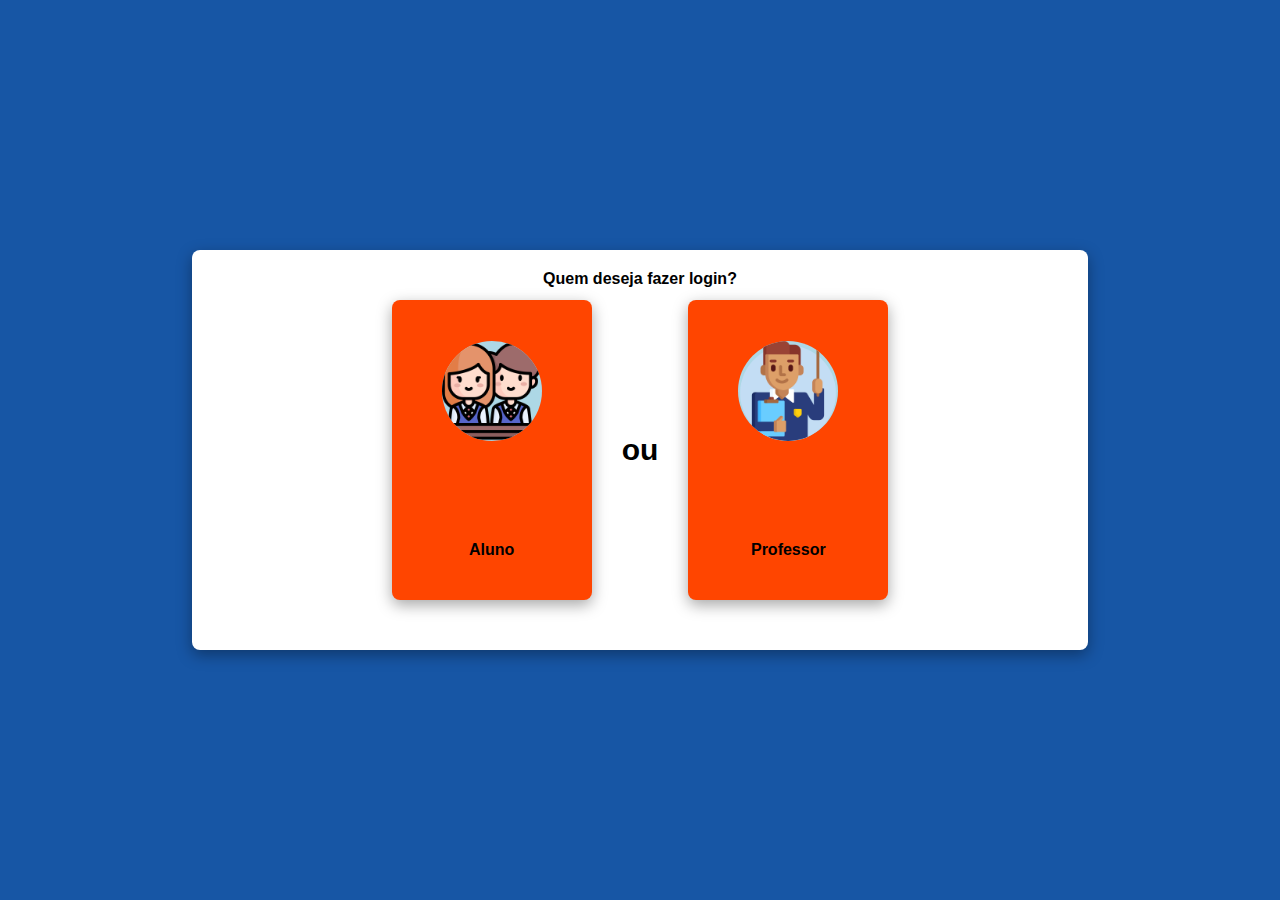
<file: login/alunoOrTeach.html>
<!DOCTYPE html>
<html lang="pt-br">
<head>
    <meta charset="UTF-8">
    <meta name="viewport" content="width=device-width, initial-scale=1.0">
    <title>Document</title>

    <link rel="stylesheet" href="../css/alunoOrTeach.css">
</head>
<body>
    
    <main>

        <h1>Quem deseja fazer login?</h1>

        <button><a href="./login.html"><img src="../img/alunos.png" alt="Aluno"><span>Aluno</span></a></button>

        <p>ou</p>

        <button><a href="./login.html"><img src="../img/professor.png" alt="Professor"><span>Professor</span></a></button>

    </main>

</body>
</html>
</file>
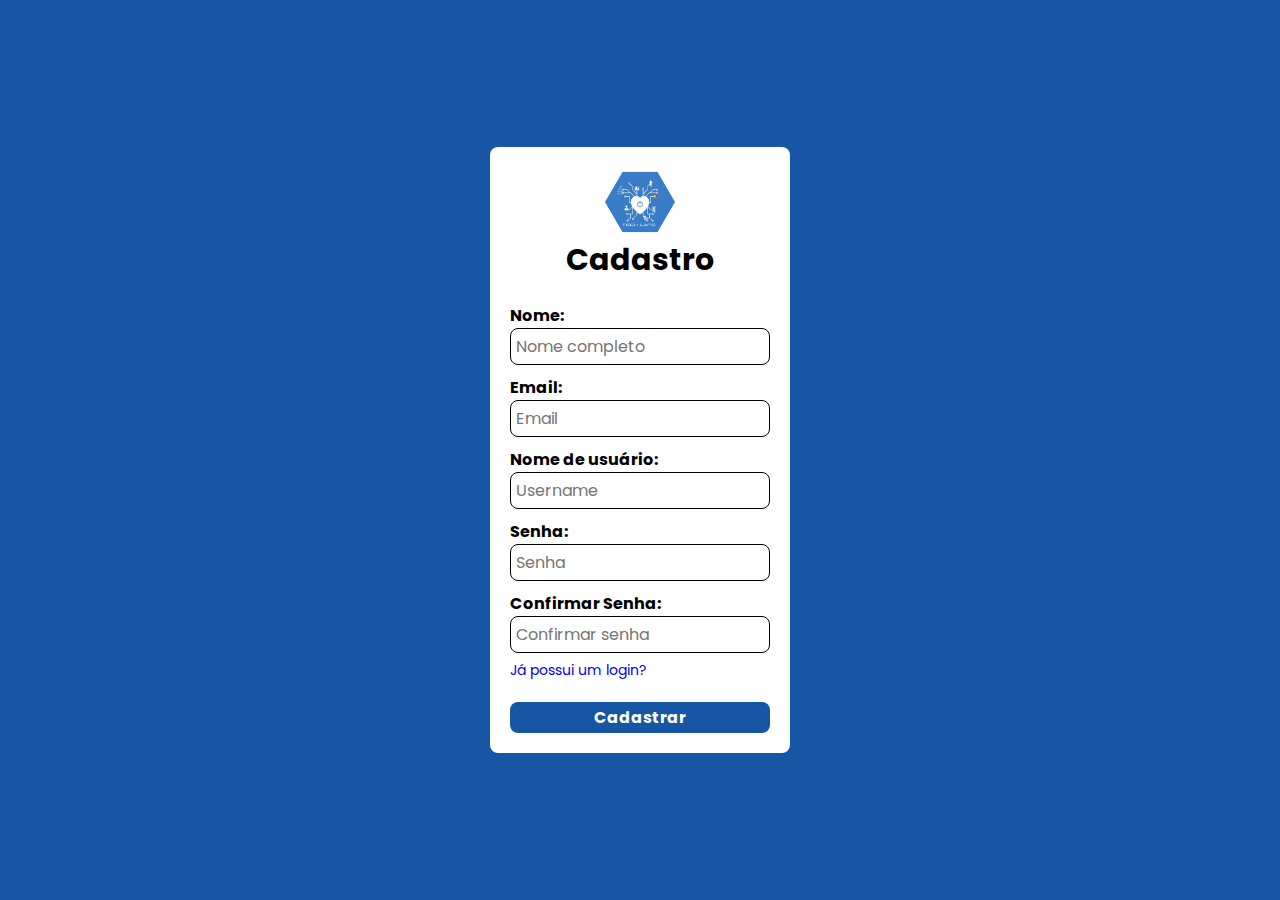
<file: login/cadastro.html>
<!DOCTYPE html>
<html lang="pt-br">
<head>

    <link rel="preconnect" href="https://fonts.googleapis.com">
    <link rel="preconnect" href="https://fonts.gstatic.com" crossorigin>
    <link href="https://fonts.googleapis.com/css2?family=Poppins:wght@400;600;700&display=swap" rel="stylesheet">


    <meta charset="UTF-8">
    <meta name="viewport" content="width=device-width, initial-scale=1.0">
    <title>CogniLearn | Cadastro</title>

    <link rel="stylesheet" href="../css/cadastro.css">
</head>
<body>
    <div class="login">

        <img src="../img/logo-site.jpg" alt="Tech life">

        <h1>Cadastro</h1>

        <form action="">
            <div class="input-wrapper">
                <label for="Nome">Nome:</label>
                <input id="login" type="text" placeholder="Nome completo" required>
            </div>

            <div class="input-wrapper">
                <label for="email">Email:</label>
                <input id="email" type="email" placeholder="Email" required>
            </div>

            <div class="input-wrapper">
                <label for="username">Nome de usuário:</label>
                <input id="username" type="text" placeholder="Username" required>
            </div>

            <div class="input-wrapper">
                <label for="senha">Senha:</label>
                <input id="senha" type="text" placeholder="Senha" required>
            </div>


            <div class="input-wrapper">
                <label for="confirmar-senha">Confirmar Senha:</label>
                <input id="confirmar-senha" type="text" placeholder="Confirmar senha" required>
            </div>
            
            <div class="cadastro">
                <a href="./login.html">Já possui um login?</a>
            </div>


            <button>Cadastrar</button>
        </form>

    </div>
</body>
</html>
</file>
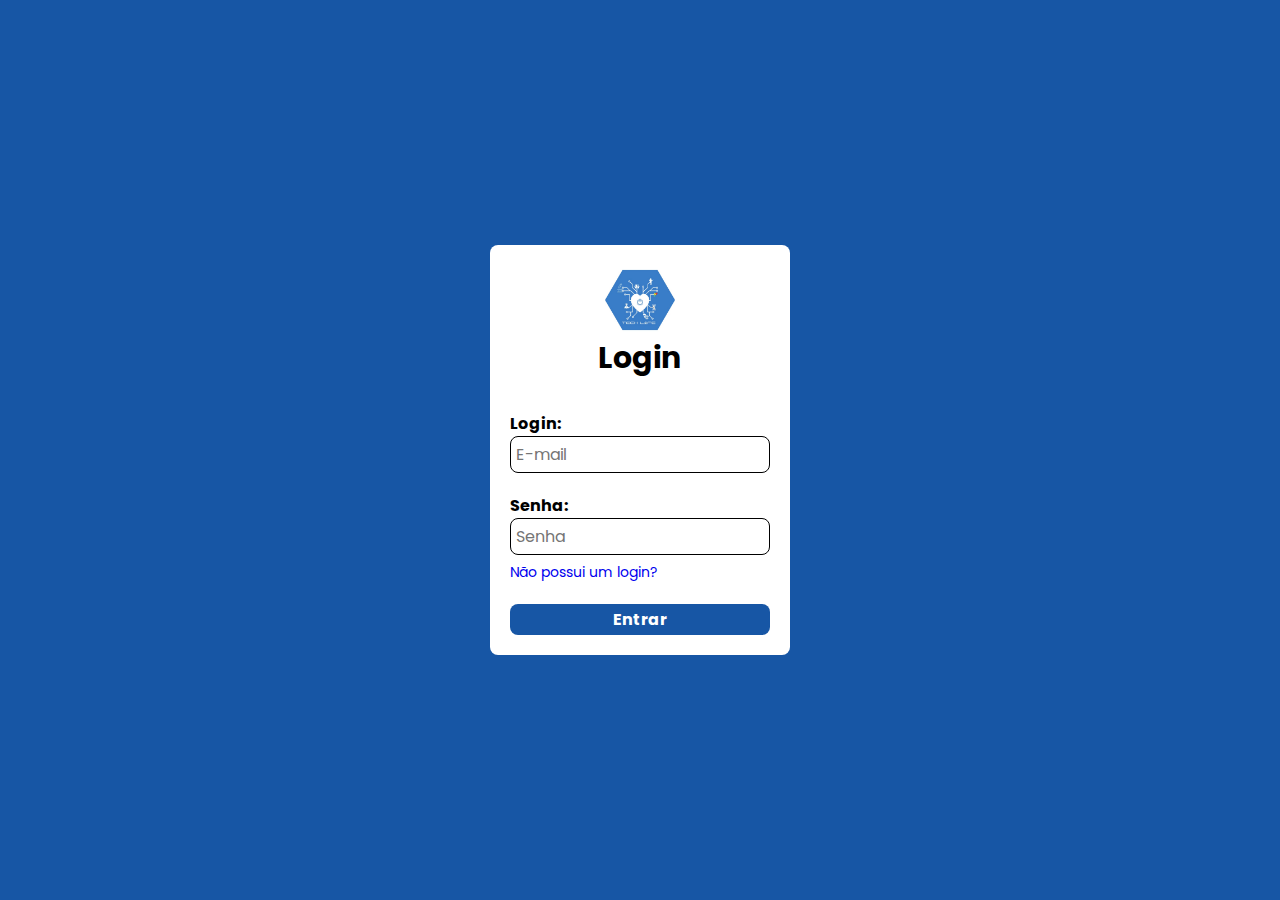
<file: login/login.html>
<!DOCTYPE html>
<html lang="pt-br">
<head>

    <link rel="preconnect" href="https://fonts.googleapis.com">
    <link rel="preconnect" href="https://fonts.gstatic.com" crossorigin>
    <link href="https://fonts.googleapis.com/css2?family=Poppins:wght@400;600;700&display=swap" rel="stylesheet">


    <meta charset="UTF-8">
    <meta name="viewport" content="width=device-width, initial-scale=1.0">
    <title>CogniLearn | Login</title>

    <link rel="stylesheet" href="../css/login.css">
</head>
<body>
    <div class="login">

        <img src="../img/logo-site.jpg" alt="Tech life">

        <h1>Login</h1>

        <form action="">
            <div class="input-wrapper">
                <label for="login">Login:</label>
                <input id="login" type="email" placeholder="E-mail" required>
            </div>

            <div class="input-wrapper">
                <label for="senha">Senha:</label>
                <input id="senha" type="password" placeholder="Senha" required>
            </div>
            
            <div class="cadastro">
                <a href="./cadastro.html">Não possui um login?</a>
            </div>


            <button>Entrar</button>
        </form>

    </div>
</body>
</html>
</file>
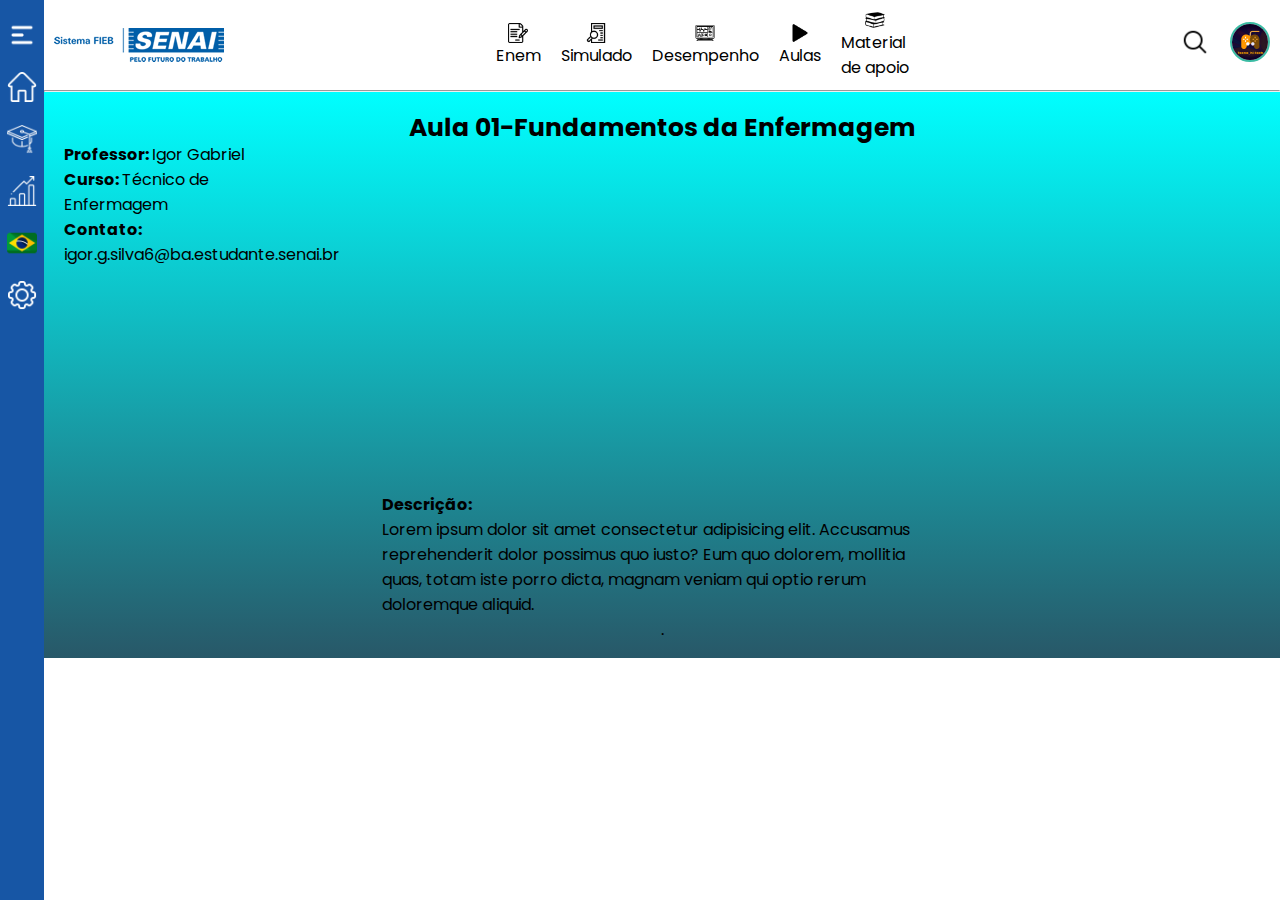
<file: routes/aula.html>
<!DOCTYPE html>
<html lang="pt-br">
<head>

    <link rel="preconnect" href="https://fonts.googleapis.com">
    <link rel="preconnect" href="https://fonts.gstatic.com" crossorigin>
    <link href="https://fonts.googleapis.com/css2?family=Poppins:wght@400;600;700&display=swap" rel="stylesheet">


    <meta charset="UTF-8">
    <meta name="viewport" content="width=device-width, initial-scale=1.0">
    <title>CogniLearn</title>

    <link rel="stylesheet" href="../css/aula.css">
</head>
<body>

    <menu>

        <a href=""><img src="../img/menus.png" alt="menu"></a>
        <a href="../index.html"><img src="../img/botao-home.png" alt="Home"></a>
        <a href=""><img src="../img/mortarboard.png" alt="Meus Cursos"></a>
        <a href=""><img src="../img/grafico-de-barras.png" alt="Minhas Notas"></a>
        <a href=""><img src="../img/brasil.png" alt="Idiomas"></a>
        <a href=""><img src="../img/configuracao.png" alt="Configuração"></a>

    </menu>


    <main>

        <nav>

            <img id="logo" src="../img/senai.png" alt="Logo do Senai">

            <div class="icons">

                <a href=""><img src="../img/contrato.png" alt="Enem">Enem</a>

                <a href=""><img src="../img/provas.png" alt="Simulado">Simulado</a>

                <a href=""><img src="../img/sinais-vitais.png" alt="Desempenho">Desempenho</a>

                <a href=""><img src="../img/botao-play.png" alt="Aulas">Aulas</a>

                <a href=""><img src="../img/pilha-de-tres-livros.png" alt="Material de apoio">Material <br> de apoio</a>

            </div>

            <div class="nav-dir">

                <button id="buscar"><img src="../img/lupa.png" alt="Buscar"></button>
    
                <button id="perfil"><img src="../img/perfil.jpg" alt="Perfil"></button>

            </div>



        </nav>

        <hr>
        
       <div class="corpo-pag">
        
        <div class="info-aula">

            <p><span>Professor: </span>Igor Gabriel</p>
            <p><span>Curso: </span>Técnico de Enfermagem</p>
            <p><span>Contato: </span>igor.g.silva6@ba.estudante.senai.br</p>

        </div>

        <h1>Aula 01-Fundamentos da Enfermagem</h1>

        <iframe width="560" height="315" src="https://www.youtube.com/embed/dBUPRV9U5Hw?si=BFV1hFgOUnzQ_b6Q" title="YouTube video player" frameborder="0" allow="accelerometer; autoplay; clipboard-write; encrypted-media; gyroscope; picture-in-picture; web-share" allowfullscreen></iframe>

       <div class="descricao">

        <span>Descrição:</span>

        <p>Lorem ipsum dolor sit amet consectetur adipisicing elit. Accusamus reprehenderit dolor possimus quo iusto? Eum quo dolorem, mollitia quas, totam iste porro dicta, magnam veniam qui optio rerum doloremque aliquid.</p>

       </div>


       .

       </div>

    </main>

</body>
</html>
</file>
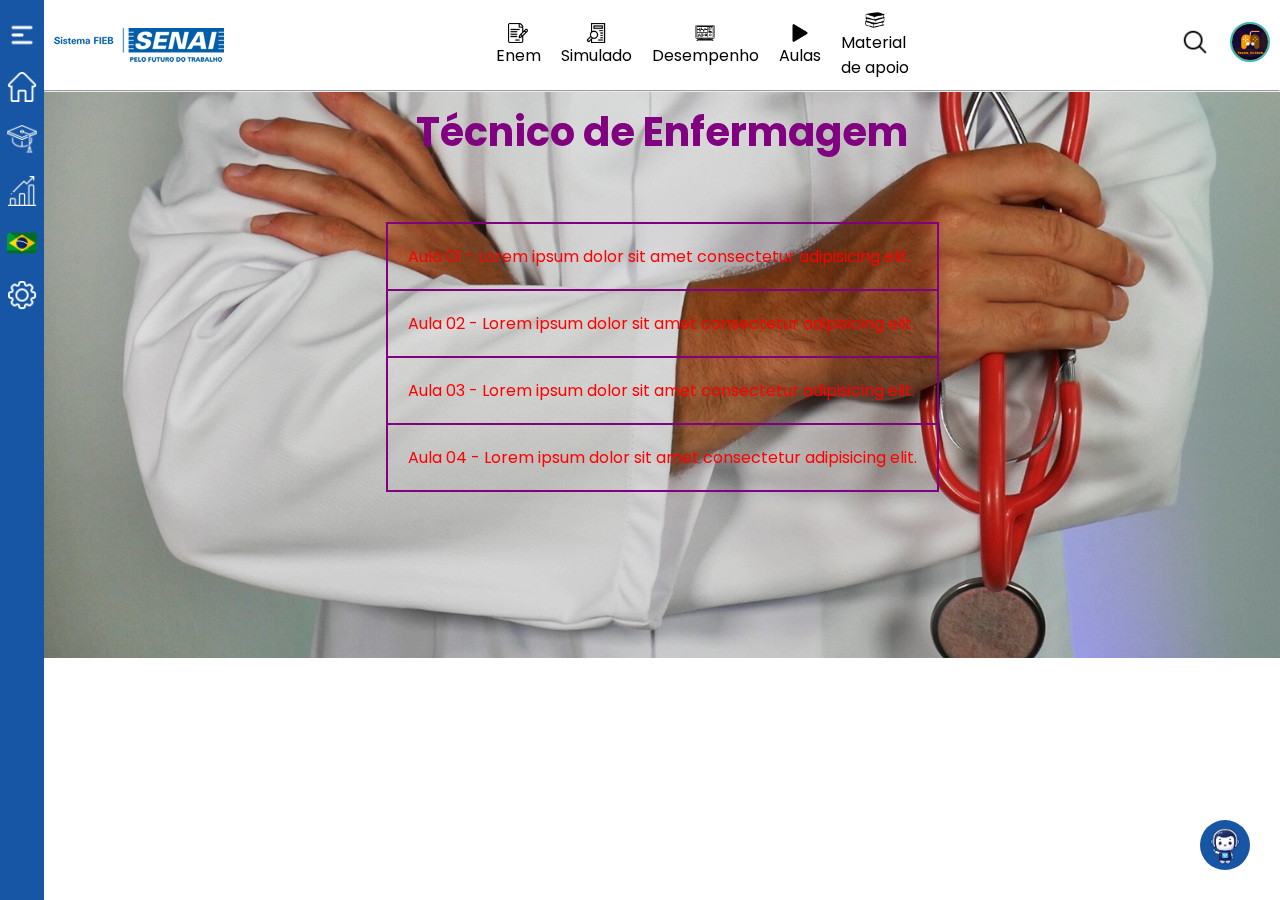
<file: routes/curso.html>
<!DOCTYPE html>
<html lang="pt-br">
<head>

    <link rel="preconnect" href="https://fonts.googleapis.com">
    <link rel="preconnect" href="https://fonts.gstatic.com" crossorigin>
    <link href="https://fonts.googleapis.com/css2?family=Poppins:wght@400;600;700&display=swap" rel="stylesheet">

    <meta charset="UTF-8">
    <meta name="viewport" content="width=device-width, initial-scale=1.0">
    <title>CogniLearn</title>

    <link rel="stylesheet" href="../css/curso.css">
</head>
<body>

    <menu>

        <a href=""><img src="../img/menus.png" alt="menu"></a>
        <a href="../index.html"><img src="../img/botao-home.png" alt="Home"></a>
        <a href=""><img src="../img/mortarboard.png" alt="Meus Cursos"></a>
        <a href=""><img src="../img/grafico-de-barras.png" alt="Minhas Notas"></a>
        <a href=""><img src="../img/brasil.png" alt="Idiomas"></a>
        <a href=""><img src="../img/configuracao.png" alt="Configuração"></a>

    </menu>


    <main>

        <nav>

            <img id="logo" src="../img/senai.png" alt="Logo do Senai">

            <div class="icons">

                <a href=""><img src="../img/contrato.png" alt="Enem">Enem</a>

                <a href=""><img src="../img/provas.png" alt="Simulado">Simulado</a>

                <a href=""><img src="../img/sinais-vitais.png" alt="Desempenho">Desempenho</a>

                <a href=""><img src="../img/botao-play.png" alt="Aulas">Aulas</a>

                <a href=""><img src="../img/pilha-de-tres-livros.png" alt="Material de apoio">Material <br> de apoio</a>

            </div>

            <div class="nav-dir">

                <button id="buscar"><img src="../img/lupa.png" alt="Buscar"></button>
    
                <button id="perfil"><img src="../img/perfil.jpg" alt="Perfil"></button>

            </div>



        </nav>

        <hr>
        
       <div class="corpo-pag">

        <h1>Técnico de Enfermagem</h1>

        <table cellspacing="0">
    
            <tr>
    
                <td>
                    <a href="./aula.html">Aula 01 - Lorem ipsum dolor sit amet consectetur adipisicing elit.</a>
                </td>
    
            </tr>
    
            <tr>
    
                <td>
                    <a href="./aula.html">Aula 02 - Lorem ipsum dolor sit amet consectetur adipisicing elit.</a>
                </td>
    
            </tr>
    
            <tr>
    
                <td>
                    <a href="./aula.html">Aula 03 - Lorem ipsum dolor sit amet consectetur adipisicing elit.</a>
                </td>
    
            </tr>
    
            <tr>
    
                <td>
                    <a href="./aula.html">Aula 04 - Lorem ipsum dolor sit amet consectetur adipisicing elit.</a>
                </td>
    
            </tr>
    
        </table>

       </div>


    </main>

    <button id="jojo"><img src="../img/robo.jpg" alt="Ajuda"></button>



</body>
</html>
</file>
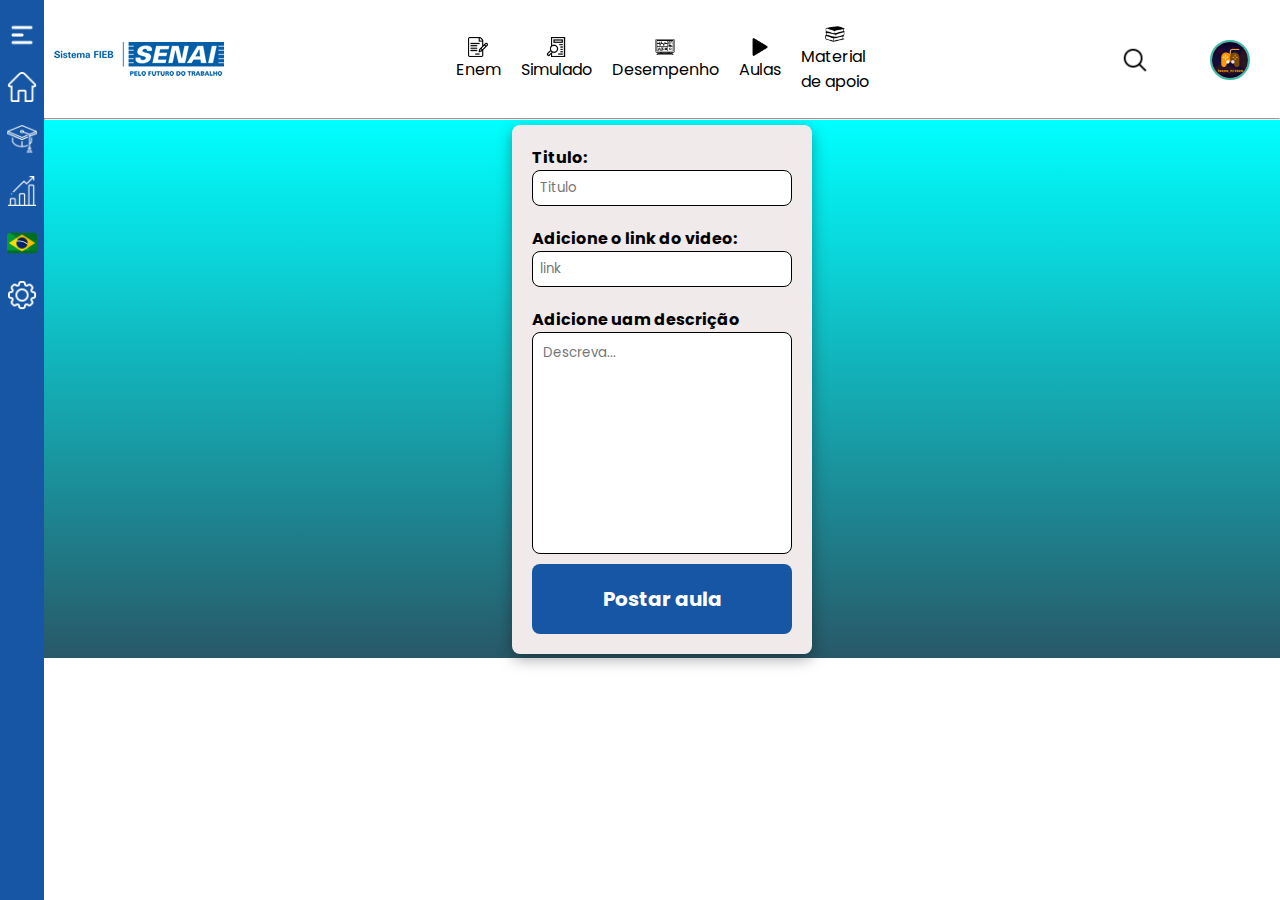
<file: Teacher/adcAula.html>
<!DOCTYPE html>
<html lang="pt-br">
<head>

    <link rel="preconnect" href="https://fonts.googleapis.com">
    <link rel="preconnect" href="https://fonts.gstatic.com" crossorigin>
    <link href="https://fonts.googleapis.com/css2?family=Poppins:wght@400;600;700&display=swap" rel="stylesheet">


    <meta charset="UTF-8">
    <meta name="viewport" content="width=device-width, initial-scale=1.0">
    <title>CogniLearn</title>

    <link rel="stylesheet" href="../css/aulaTeacher.css">
</head>
<body>

    <menu>

        <a href=""><img src="../img/menus.png" alt="menu"></a>
        <a href="../index.html"><img src="../img/botao-home.png" alt="Home"></a>
        <a href=""><img src="../img/mortarboard.png" alt="Meus Cursos"></a>
        <a href=""><img src="../img/grafico-de-barras.png" alt="Minhas Notas"></a>
        <a href=""><img src="../img/brasil.png" alt="Idiomas"></a>
        <a href=""><img src="../img/configuracao.png" alt="Configuração"></a>

    </menu>


    <main>

        <nav>

            <img id="logo" src="../img/senai.png" alt="Logo do Senai">

            <div class="icons">

                <a href=""><img src="../img/contrato.png" alt="Enem">Enem</a>

                <a href=""><img src="../img/provas.png" alt="Simulado">Simulado</a>

                <a href=""><img src="../img/sinais-vitais.png" alt="Desempenho">Desempenho</a>

                <a href=""><img src="../img/botao-play.png" alt="Aulas">Aulas</a>

                <a href=""><img src="../img/pilha-de-tres-livros.png" alt="Material de apoio">Material <br> de apoio</a>

            </div>

            <div class="nav-dir">

                <button id="buscar"><img src="../img/lupa.png" alt="Buscar"></button>
    
                <button id="perfil"><img src="../img/perfil.jpg" alt="Perfil"></button>

            </div>



        </nav>

        <hr>
        
       <div class="corpo-pag">
     

        <form action="">

            <div class="input-wrapper">
                <label for="Titulo">Titulo:</label>
                <input id="Titulo" type="text" placeholder="Titulo" required>
            </div>

            <div class="input-wrapper">
                <label for="link">Adicione o link do video:</label>
                <input id="link" type="text" placeholder="link" required>
            </div>

            <div class="input-wrapper">
                <label for="descricao">Adicione uam descrição</label>
                <textarea id="descricao" cols="30" rows="10" placeholder="Descreva..."></textarea>
            </div>
        
            <button>Postar aula</button>

        </form>

       </div>

    </main>

</body>
</html>
</file>
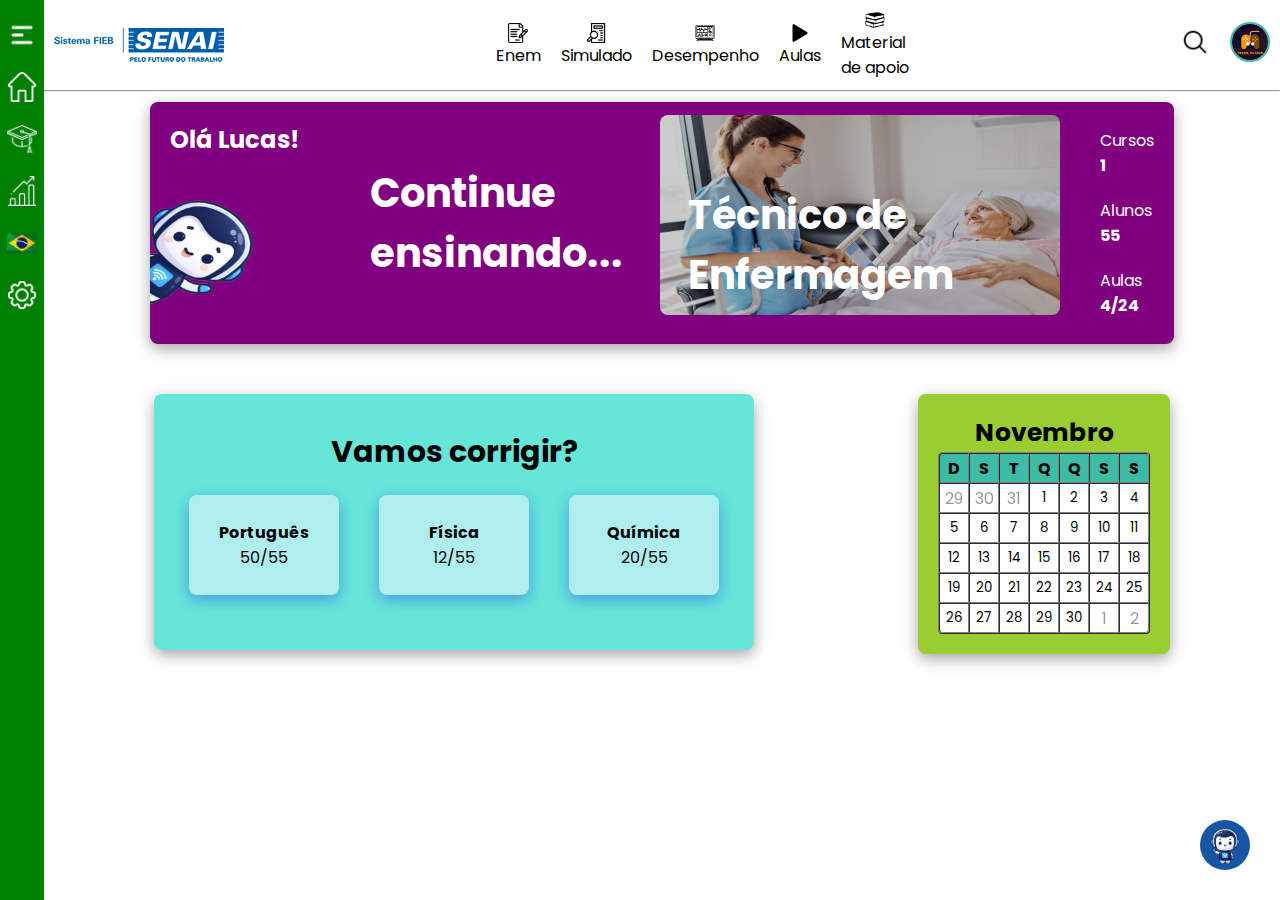
<file: Teacher/home.html>
<!DOCTYPE html>
<html lang="pt-br">
<head>

    <link rel="preconnect" href="https://fonts.googleapis.com">
    <link rel="preconnect" href="https://fonts.gstatic.com" crossorigin>
    <link href="https://fonts.googleapis.com/css2?family=Poppins:wght@400;600;700&display=swap" rel="stylesheet">

    <meta charset="UTF-8">
    <meta name="viewport" content="width=device-width, initial-scale=1.0">
    <title>CogniLearn | Home</title>


    <link rel="stylesheet" href="../css/homeTeacher.css">

</head>
<body>

    <menu>

        <a href=""><img src="../img/menus.png" alt="menu"></a>
        <a href=""><img src="../img/botao-home.png" alt="Home"></a>
        <a href=""><img src="../img/mortarboard.png" alt="Meus Cursos"></a>
        <a href=""><img src="../img/grafico-de-barras.png" alt="Minhas Notas"></a>
        <a href=""><img src="../img/brasil.png" alt="Idiomas"></a>
        <a href=""><img src="../img/configuracao.png" alt="Configuração"></a>

    </menu>


    <main>

        <nav>

            <img id="logo" src="../img/senai.png" alt="Logo do Senai">

            <div class="icons">

                <a href=""><img src="../img/contrato.png" alt="Enem">Enem</a>

                <a href=""><img src="../img/provas.png" alt="Simulado">Simulado</a>

                <a href=""><img src="../img/sinais-vitais.png" alt="Desempenho">Desempenho</a>

                <a href=""><img src="../img/botao-play.png" alt="Aulas">Aulas</a>

                <a href=""><img src="../img/pilha-de-tres-livros.png" alt="Material de apoio">Material <br> de apoio</a>

            </div>

            <div class="nav-dir">

                <button id="buscar"><img src="../img/lupa.png" alt="Buscar"></button>
    
                <button id="perfil"><img src="../img/perfil.jpg" alt="Perfil"></button>

            </div>



        </nav>

        <hr>
        
       <div class="corpo-pag">

        <div class="info">

            <div class="apresentacao">
        
            <h2>Olá Lucas!</h2>
        
        
            <img src="../img/robozin.png" alt="Robo acenando">
        
            </div>
        
            <div class="continue-aprendendo">
        
                <h2 id="insentivo">Continue ensinando...</h2>
        
        
                <div class="cursos">
        
                    <a href="../routes/curso.html"><img src="../img/Tecnico-enfermagem.jpg" alt="Enfermeira examinando uam paciente"><span>Técnico de Enfermagem</span></a>
        
                </div>
        
            </div>
        
            <div class="aluno">
                <p>Cursos<span>1</span></p>
                <p>Alunos<span>55</span></p>
                <p>Aulas<span>4/24</span></p>
            </div>
        
        
        </div>
        
        <div class="conteudo">
        
        
            <div class="revisao">
        
                <h6>Vamos corrigir?</h6>
        
                <div class="materias">
        
                    <div class="caixa-materia">
        
                        <span>Português</span>
                        <p>50/55</p>
        
                    </div>
        
                    <div class="caixa-materia">
        
                        <span>Física</span>
                        <p>12/55</p>
        
                    </div>
        
                    <div class="caixa-materia">
        
                        <span>Química</span>
                        <p>20/55</p>
        
                    </div>
        
                </div>
        
            </div>
        
            <div class="calendario">
        
                <h6>Novembro</h6>
        
                <table border=".5" cellspacing="0">
        
                    <tr>
        
                        <th>
                            D
                        </th>
        
                        <th>
                            S
                        </th>
        
                        <th>
                            T
                        </th>
        
                        <th>
                            Q
                        </th>
        
                        <th>
                            Q
                        </th>
        
                        <th>
                            S
                        </th>
        
                        <th>
                            S
                        </th>
                    
                    </tr>
        
        
                    <tr>
        
                        <td><span>29</span></td>
        
                        <td><span>30</span></td>
        
                        <td><span>31</span></td>
        
                        <td><button>1</button></td>
        
                        <td><button>2</button></td>
        
                        <td><button>3</button></td>
        
                        <td><button>4</button></td>
        
                    </tr>
        
                    <tr>
        
                        <td><button>5</button></td>
        
                        <td><button>6</button></td>
        
                        <td><button>7</button></td>
        
                        <td><button>8</button></td>
        
                        <td><button>9</button></td>
        
                        <td><button>10</button></td>
        
                        <td><button>11</button></td>
        
                    </tr>
        
                    <tr>
        
                        <td><button>12</button></td>
        
                        <td><button>13</button></td>
        
                        <td><button>14</button></td>
        
                        <td><button>15</button></td>
        
                        <td><button>16</button></td>
        
                        <td><button>17</button></td>
        
                        <td><button>18</button></td>
        
                    </tr>
        
                    <tr>
        
                        <td><button>19</button></td>
        
                        <td><button>20</button></td>
        
                        <td><button>21</button></td>
        
                        <td><button>22</button></td>
        
                        <td><button>23</button></td>
        
                        <td><button>24</button></td>
        
                        <td><button>25</button></td>
        
                    </tr>
        
                    <tr>
        
                        <td><button>26</button></td>
        
                        <td><button>27</button></td>
        
                        <td><button>28</button></td>
        
                        <td><button>29</button></td>
        
                        <td><button>30</button></td>
        
                        <td><span>1</span></td>
        
                        <td><span>2</span></td>
        
                    </tr>
        
                </table>
        
            </div>
        
        </div>

        </div>
    </main>

    <button id="jojo"><img src="../img/robo.jpg" alt="Ajuda"></button>

</body>
</html>
</file>
<file: css/alunoOrTeach.css>
*{
    padding: 0;
    margin: 0;
    box-sizing: border-box;
}

:root{

    font-size: 62.5%;

}

body *{

    font-size: 1.6rem;
    font-family: 'Poppins', sans-serif;

}

body{

    width: 100vw;
    height: 100vh;
    justify-content: center;
    align-items: center;
    display: flex;
    background: #1756a5;

}

main{

    width: 70%;
    height: 40rem;

    display: flex;
    align-items: center;
    justify-content: center;
    border-radius: .8rem;

    background: white;
    box-shadow: rgba(0, 0, 0, 0.35) 0px 5px 15px;   
    position: relative;

}

h1{

    position: absolute;
    top: 2rem;

}

a{

    text-decoration: none;
    color: black;
    display: flex;
    flex-direction: column;

}

p{

    font-weight: bold;
    font-size: 3rem;
    margin: 3rem;

}

button{

    display: flex;
    flex-direction: column;
    border-radius: .8rem;
    height: 30rem;
    width: 20rem;

    align-items: center;
    justify-content: center;
    border: none;

    background: orangered;
    box-shadow: rgba(0, 0, 0, 0.35) 0px 5px 15px;

    cursor: pointer;

    transition: all 200ms ;

}

button:hover{

    transform: scale(1.1);

}

button a img{

    border-radius: 50%;
    width: 10rem;
    margin-bottom: 10rem;
    background: lightblue;

}

button a span{

    font-weight: bold;

}
</file>
<file: css/cadastro.css>
*{
    padding: 0;
    margin: 0;
    box-sizing: border-box;
}

:root{

    font-size: 62.5%;

}

body *{

    font-size: 1.6rem;
    font-family: 'Poppins', sans-serif;

}

body{

    display: flex;
    align-items: center;
    justify-content: center;

    height: 100vh;

    background: #1756a5;

}

.login{

    display: flex;
    flex-direction: column;
    align-items: center;
    background: white;
    padding: 2rem;
    border-radius: .8rem;

    width: 30rem;

}

.login input, button{

    width: fit-content;

}

h1{

    margin-bottom: 1rem;

    font-weight: bold;
    font-size: 3rem;

}

img{

    width: 7rem;

}

.input-wrapper{

    display: flex;
    flex-direction: column;
    margin-top: 1rem;

    width: 26rem;

}

.input-wrapper label{

    font-weight: bold;

}

.input-wrapper input{

    border-radius: .8rem;
    padding: .5rem;

    border: 1px solid black;

    width: 100%;

}

input:focus{

    border: orangered 1px solid;

}

.cadastro{

    width: 100%;
    margin-top: .4rem;

}

a{

    text-decoration: none;
    font-size: 1.4rem;
    
}

button{

    border: none;
    border-radius: .8rem;
    padding: .3rem;
    margin-top: 2rem;
    width: 100%;
    
    
    background-color: #1756a5;
    color: white;

    font-weight: bold;
    
}
</file>
<file: css/login.css>
*{
    padding: 0;
    margin: 0;
    box-sizing: border-box;
}

:root{

    font-size: 62.5%;

}

body *{

    font-size: 1.6rem;
    font-family: 'Poppins', sans-serif;

}

body{

    display: flex;
    align-items: center;
    justify-content: center;

    height: 100vh;

    background: #1756a5;

}

.login{

    display: flex;
    flex-direction: column;
    align-items: center;
    background: white;
    padding: 2rem;
    border-radius: .8rem;

    width: 30rem;

}

.login input, button{

    width: fit-content;

}

h1{

    margin-bottom: 1rem;

    font-weight: bold;
    font-size: 3rem;

}

img{

    width: 7rem;

}

.input-wrapper{

    display: flex;
    flex-direction: column;
    margin-top: 2rem;

    width: 26rem;

}

.input-wrapper label{

    font-weight: bold;

}

.input-wrapper input{

    border-radius: .8rem;
    padding: .5rem;

    border: 1px solid black;

    width: 100%;

}

input:focus{

    border: orangered 1px solid;

}

.cadastro{

    width: 100%;
    margin-top: .4rem;

}

a{

    text-decoration: none;
    font-size: 1.4rem;
    
}

button{

    border: none;
    border-radius: .8rem;
    padding: .3rem;
    margin-top: 2rem;
    width: 100%;
    
    
    background-color: #1756a5;
    color: white;

    font-weight: bold;
    
}
</file>
<file: css/aula.css>
*{

    padding: 0;
    margin: 0;
    box-sizing: border-box;
    font-family: 'Poppins', sans-serif;

}

:root{

    font-size: 62.5%;

}

body{

    font-size: 1.6rem;
    display: flex;

}

button{

    cursor: pointer;

}

menu{

    background: #1756a5;
    width: 5rem;
    height: 100vh;

    display: flex;
    flex-direction: column;
    align-items: center;
    gap: 1.5rem;
    padding-top: 2rem;

}

menu a img{

    width: 3rem;
    height: 3rem;

}

nav{

    display: flex;
    justify-content: space-between;
    align-items: center;
    width: 95vw;
    margin: 1rem;

}

nav button{

    border: none;
    background: none;

}

#buscar img{

    width: 3rem;
    height: 3rem;

}

#perfil img{

    width: 4rem;
    border-radius: 50%;
    border: 2px solid #3cbca4;

}

.nav-dir{

    display: flex;
    gap: 2rem;

}

.icons{

    width: fit-content;
    display: flex;
    gap: 2rem;
    align-items: center;

}

.icons a{

    display: flex;
    flex-direction: column;
    align-items: center;
    color: black;
    text-decoration: none;
    line-height: rem;

}

.icons a img{

    width: 2rem;
    height: 2rem;

}

.corpo-pag{

    height: 56.6rem;
    display: flex;
    flex-direction: column;
    backdrop-filter: brightness(.8);
    background: linear-gradient(cyan, rgb(40, 88, 104));

    display: flex;
    align-items: center;
    justify-content: center;

    overflow-y: scroll;

}

/*Central*/

h1{

    font-size: 2.5rem;
    margin-bottom: 1rem;

}

iframe{

    border-radius: .8rem;

}

.descricao{

    width: 56rem;
    margin-top: 2rem;
}

.descricao span{

    font-weight: bold;

}

.info-aula{

    position: absolute;
    top: 5rem;
    left: 2rem;
    width: 20rem;
}

.info-aula span{

    font-weight: bold;

}
</file>
<file: css/curso.css>
*{

    padding: 0;
    margin: 0;
    box-sizing: border-box;
    font-family: 'Poppins', sans-serif;

}

:root{

    font-size: 62.5%;

}

body{

    font-size: 1.6rem;
    display: flex;

}

button{

    cursor: pointer;

}

menu{

    background: #1756a5;
    width: 5rem;
    height: 100vh;

    display: flex;
    flex-direction: column;
    align-items: center;
    gap: 1.5rem;
    padding-top: 2rem;

}

menu a img{

    width: 3rem;
    height: 3rem;

}

nav{

    display: flex;
    justify-content: space-between;
    align-items: center;
    width: 95vw;
    margin: 1rem;

}

nav button{

    border: none;
    background: none;

}

#buscar img{

    width: 3rem;
    height: 3rem;

}

#perfil img{

    width: 4rem;
    border-radius: 50%;
    border: 2px solid #3cbca4;

}

.nav-dir{

    display: flex;
    gap: 2rem;

}

.icons{

    width: fit-content;
    display: flex;
    gap: 2rem;
    align-items: center;

}

.icons a{

    display: flex;
    flex-direction: column;
    align-items: center;
    color: black;
    text-decoration: none;
    line-height: rem;

}

.icons a img{

    width: 2rem;
    height: 2rem;

}

.corpo-pag{

   height: 56.6rem;
   display: flex;
   flex-direction: column;

    background: url(../img/back-enfermagem.jpg) no-repeat;
    background-size: cover;
    background-position: center;
    backdrop-filter: brightness(.8);
    filter: brightness();
}

/*Bot*/

#jojo{

    position: fixed;
    border: none;
    border-radius: 50%;
    bottom: 3rem;
    right: 3rem;
    width: fit-content;
    height: 5rem;

    cursor: pointer;

}

#jojo img{

    width: 5rem;
    height: 5rem;
    border-radius: 50%;
    
}

/*Fora da pagina*/

h1{

    font-size: 4rem;
    margin: 1rem auto;
    color: purple;

}

table{

    border: 1px solid purple;
    margin: 5rem auto;

    width: fit-content;

}

table td{

    border: 1px solid purple;
    padding: 2rem;

}

table a{

    text-decoration: none;
    color: red;
    

}
</file>
<file: css/aulaTeacher.css>
*{

    padding: 0;
    margin: 0;
    box-sizing: border-box;
    font-family: 'Poppins', sans-serif;

}

:root{

    font-size: 62.5%;

}

body{

    font-size: 1.6rem;
    display: flex;

}

button{

    cursor: pointer;

}

menu{

    background: #1756a5;
    width: 5rem;
    height: 100vh;

    display: flex;
    flex-direction: column;
    align-items: center;
    gap: 1.5rem;
    padding-top: 2rem;

}

menu a img{

    width: 3rem;
    height: 3rem;

}

nav{

    display: flex;
    justify-content: space-between;
    align-items: center;
    width: 95vw;
    margin: 1rem;

}

nav button{

    border: none;
    background: none;

}

#buscar img{

    width: 3rem;
    height: 3rem;

}

#perfil img{

    width: 4rem;
    border-radius: 50%;
    border: 2px solid #3cbca4;

}

.nav-dir{

    display: flex;
    gap: 2rem;

}

.icons{

    width: fit-content;
    display: flex;
    gap: 2rem;
    align-items: center;

}

.icons a{

    display: flex;
    flex-direction: column;
    align-items: center;
    color: black;
    text-decoration: none;
    line-height: rem;

}

.icons a img{

    width: 2rem;
    height: 2rem;

}

.corpo-pag{

    height: 53.8rem;
    display: flex;
    flex-direction: column;
    backdrop-filter: brightness(.8);
    background: linear-gradient(cyan, rgb(40, 88, 104));

    display: flex;
    align-items: center;
    justify-content: center;

}

/*Central*/

form{

    display: flex;
    flex-direction: column;
    width: 30rem;
    height: fit-content;

    background: rgb(240, 234, 234);
    box-shadow: rgba(0, 0, 0, 0.35) 0px 5px 15px;

    padding: 2rem;
    border-radius: .8rem;
}

label{

    font-weight: bold;

}

textarea{

    resize: none;

}

.input-wrapper{

    display: flex;
    flex-direction: column;

}

input{

    border-radius: .8rem;
    padding: .7rem;
    border: 1px solid black;

}

.input-wrapper + .input-wrapper{

    margin-top: 2rem;

}

textarea{

    border-radius: .8rem;
    border: 1px solid black;
    padding: 1rem;

}

button{

    margin-top: 1rem;
    padding: 2rem;
    background: #1756a5;
    border: none;
    border-radius: .8rem;
    
    font-weight: bold;
    font-size: 2rem;
    color: white;

}
</file>
<file: css/homeTeacher.css>
*{

    padding: 0;
    margin: 0;
    box-sizing: border-box;
    font-family: 'Poppins', sans-serif;

}

:root{

    font-size: 62.5%;

}

body{

    font-size: 1.6rem;
    display: flex;

}

button{

    cursor: pointer;

}

menu{

    background: green;
    width: 5rem;
    height: 100vh;

    display: flex;
    flex-direction: column;
    align-items: center;
    gap: 1.5rem;
    padding-top: 2rem;

}

menu a img{

    width: 3rem;
    height: 3rem;

}

nav{

    display: flex;
    justify-content: space-between;
    align-items: center;
    width: 95vw;
    margin: 1rem;

}

nav button{

    border: none;
    background: none;

}

#buscar img{

    width: 3rem;
    height: 3rem;

}

#perfil img{

    width: 4rem;
    border-radius: 50%;
    border: 2px solid #3cbca4;

}

.nav-dir{

    display: flex;
    gap: 2rem;

}

.icons{

    width: fit-content;
    display: flex;
    gap: 2rem;
    align-items: center;

}

.icons a{

    display: flex;
    flex-direction: column;
    align-items: center;
    color: black;
    text-decoration: none;
    line-height: rem;

}

.icons a img{

    width: 2rem;
    height: 2rem;

}

/*Bot*/

#jojo{

    position: fixed;
    border: none;
    border-radius: 50%;
    bottom: 3rem;
    right: 3rem;
    width: fit-content;
    height: 5rem;

    cursor: pointer;

}

#jojo img{

    width: 5rem;
    height: 5rem;
    border-radius: 50%;
    
}

/*Revisão*/

.revisao{

    box-shadow: rgba(0, 0, 0, 0.35) 0px 5px 15px;
    display: flex;
    flex-direction: column;
    align-items: center;
    justify-content: center;
    width: 60rem;
    height: 25.6rem;
    border-radius: .8rem;
    background: rgba(64, 224, 208, 0.801);

}

.materias{

    display: flex;
    gap: 4rem;
    padding: 2rem;

}

.revisao h6{

    font-size: 3rem;

}

.caixa-materia{

    box-shadow: rgba(12, 12, 247, 0.35) 0px 5px 15px;
    text-align: center;
    display: flex;
    flex-direction: column;
    justify-content: center;
    align-items: center;
    height: 10rem;
    width: 15rem;
    border-radius: .8rem;
    background: paleturquoise;

}

.caixa-materia span{

    font-weight: bold;

}

.info{

    width: 80vw;
    margin: auto;
    margin-top: 1rem;
    box-shadow: rgba(0, 0, 0, 0.35) 0px 5px 15px;
    border-radius: .8rem;
    
    display: flex;
    justify-content: space-between;
    background: purple;

}

h2{

    margin-bottom: 2rem;
    margin-left: 2rem;
    margin-top: 2rem;
    color: white;

}


.apresentacao img{

    width: 20rem;
    height: 16rem;

}

.cursos{

    align-items: center;
    justify-content: center;
    display: flex;

}

.cursos{

    position: relative;

}

.cursos a{

    text-decoration: none;
    color: white;
    font-weight: bold;
    font-size: 4rem;

}

.cursos img{

    width: 40rem;
    height: 20rem;
    filter: brightness(.8);
    border-radius: .8rem;
    margin-right: 2rem;

}

.cursos span{

    position: absolute;
    bottom: 2.6rem;
    left: 2.8rem;

}

.continue-aprendendo{

    display: flex;
    align-items: center;

}

#insentivo{

    color: white;
    font-size: 4rem;
    

}

.cursos a{

    transition: all 200ms;

}

.cursos a:hover{

    transform: scale(1.1);

}

.aluno{

    display: flex;
    flex-direction: column;
    gap: 2rem;
    justify-content: center;
    margin: 2rem;
    color: white;

}


.aluno p{

    display: flex;
    flex-direction: column;

}

.aluno p span{

    font-weight: bold;

}

.conteudo{

    display: flex;
    justify-content: space-between;
    margin: 5rem 11rem 0rem;

}

/*calendario*/

.calendario{

    width: fit-content;
    box-shadow: rgba(0, 0, 0, 0.35) 0px 5px 15px;
    padding: 2rem;
    border-radius: .8rem;
    background: yellowgreen;

}

.calendario table{

    text-align: center;

}

table{

    border-radius: .4rem;

}

table th:first-child{
    border-top-left-radius: .4rem;
}

table th:last-child{
    border-top-right-radius: .4rem;
}

table tr:last-child td:last-child{

    border-bottom-right-radius: .4rem;

}

table tr:last-child td:first-child{

    border-bottom-left-radius: .4rem;

}

.calendario h6{

    font-weight: bold;
    font-size: 2.5rem;
    text-align: center;

}

.calendario table th, td{

    height: 3rem;
    width: 3rem;

}

.calendario table th{

    background: #3cbca4;

}

.calendario table td{

    background: white;

}

.calendario table span{

    opacity: .4;

}

.calendario button{

    height: 100%;
    width: 100%;
    border: none;
    background: none;
    cursor: pointer;
    font-family: 'Poppins', sans-serif;

}

.calendario button:hover{

    background: #3cbca4;

}
</file>
